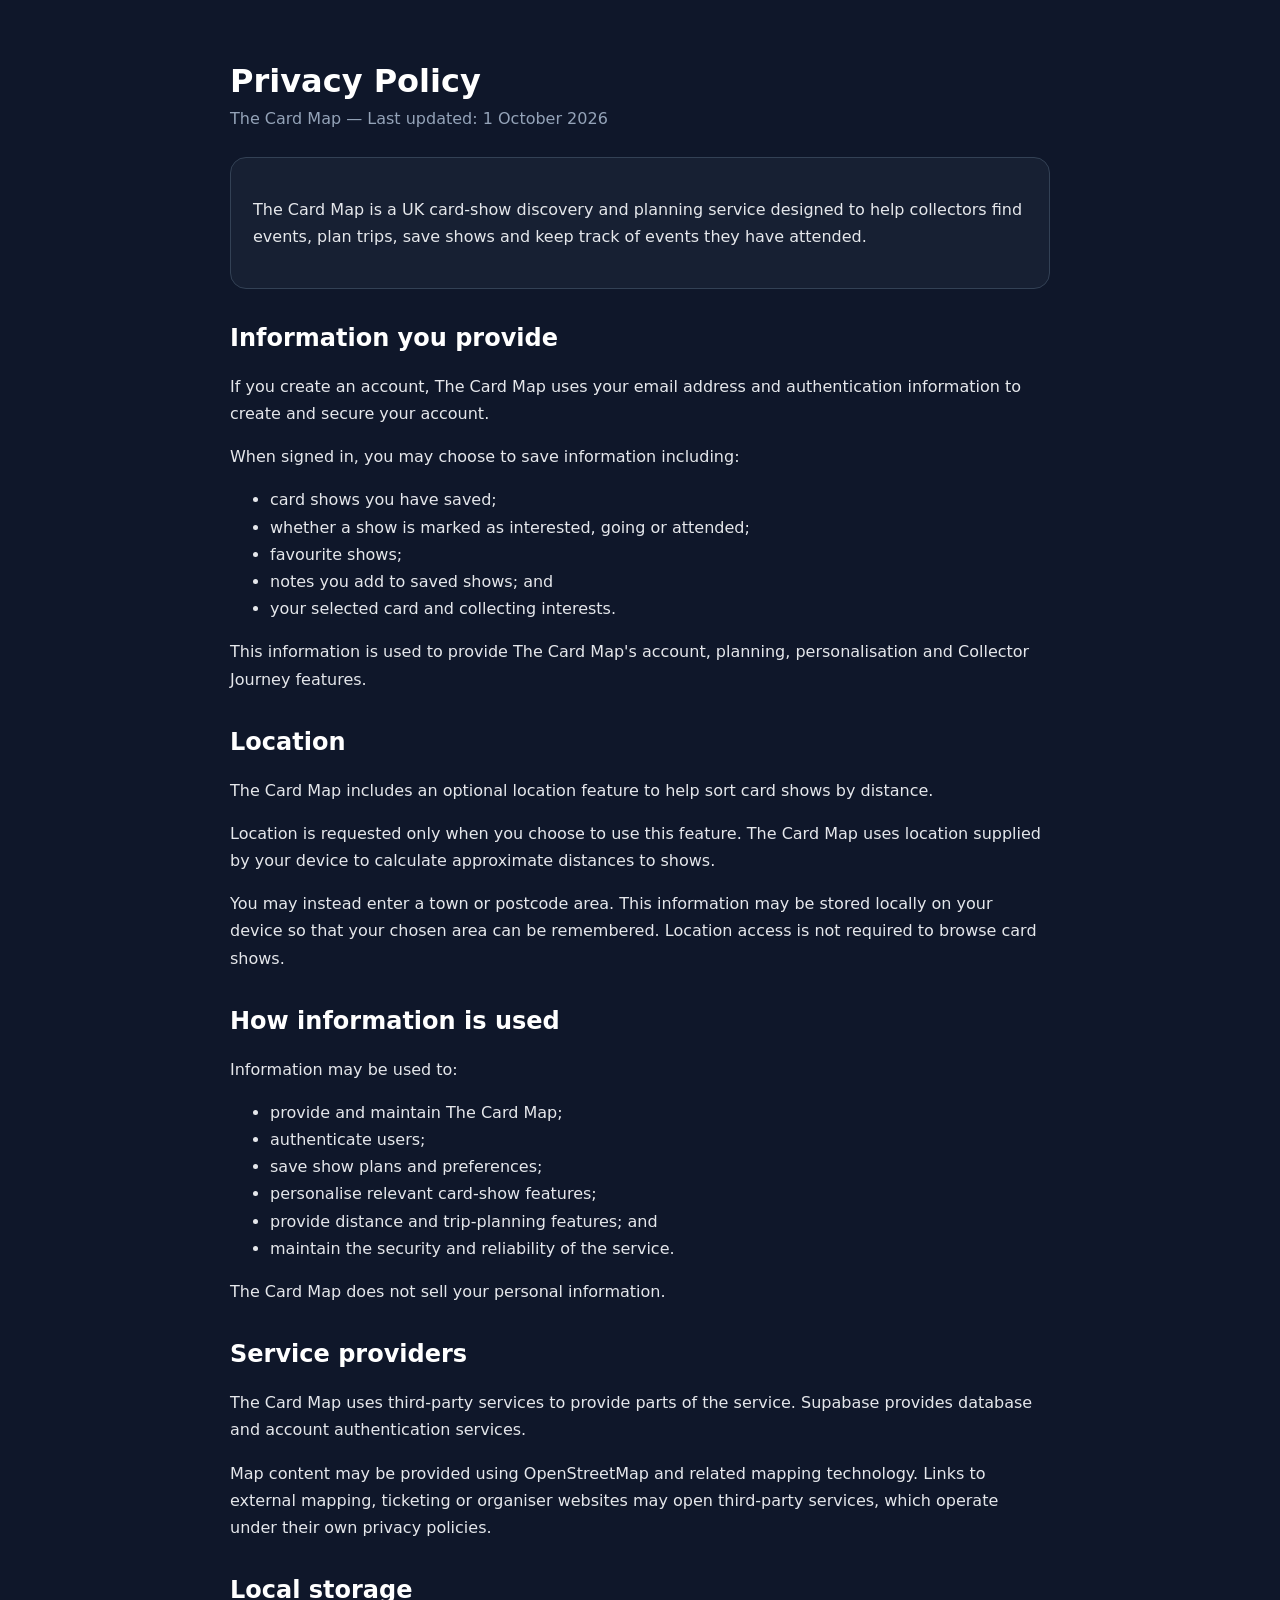
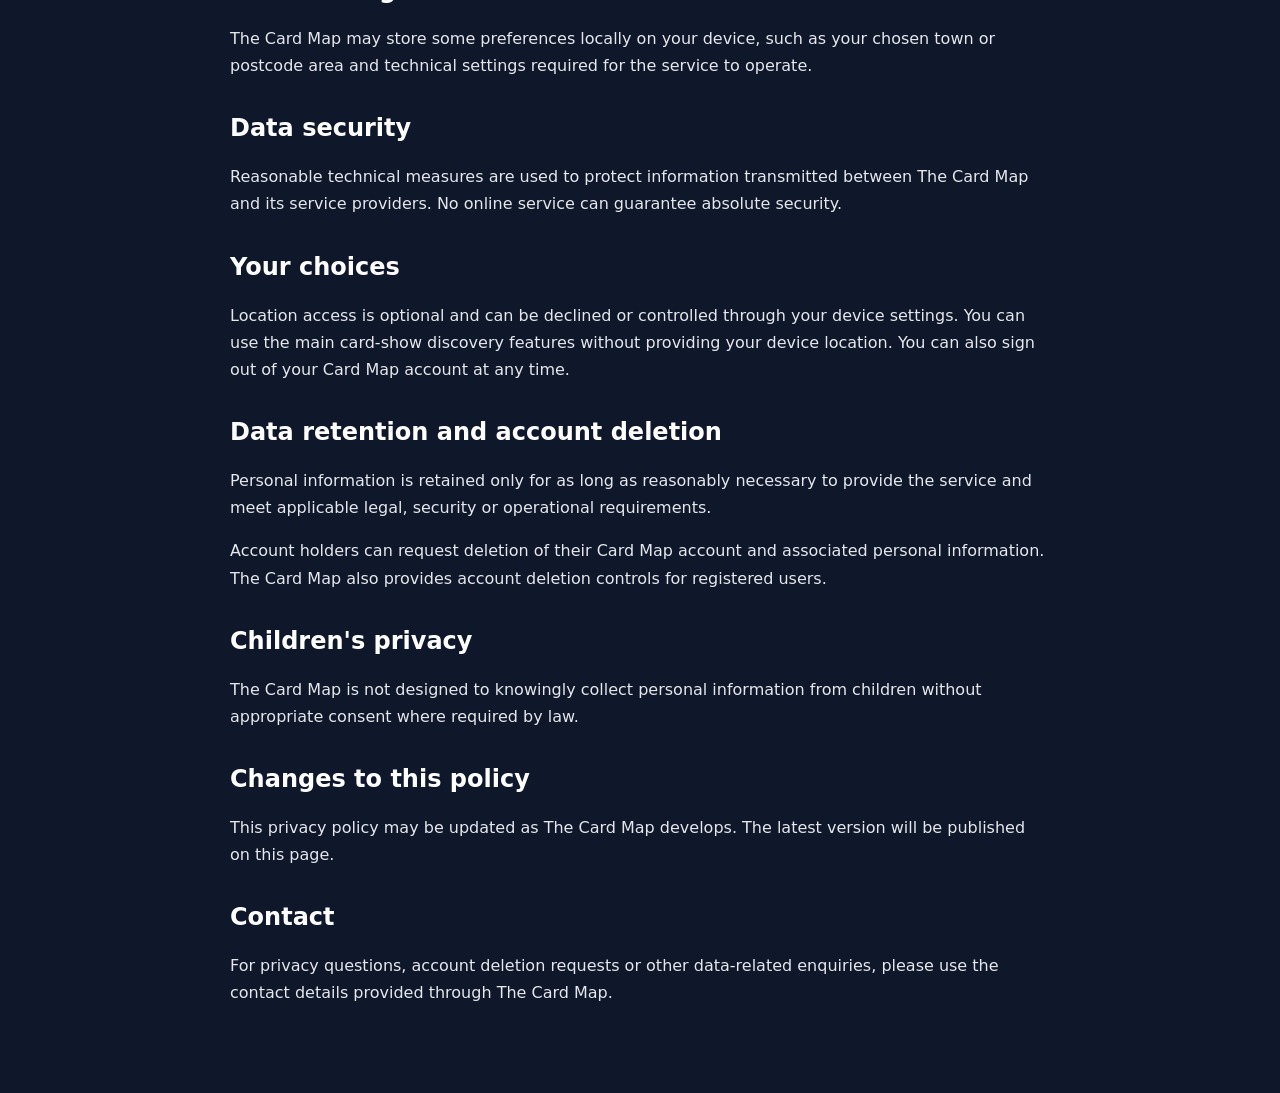
<file: privacy/index.html>
<!doctype html>
<html lang="en-GB">
<head>
  <meta charset="utf-8">
  <meta name="viewport" content="width=device-width, initial-scale=1">
  <title>Privacy Policy | The Card Map</title>
  <meta name="description" content="Privacy Policy for The Card Map">
  <style>
    body {
      margin: 0;
      background: #0f172a;
      color: #e5e7eb;
      font-family: system-ui, -apple-system, BlinkMacSystemFont, "Segoe UI", sans-serif;
      line-height: 1.7;
    }
    main {
      max-width: 820px;
      margin: 0 auto;
      padding: 40px 22px 70px;
    }
    h1, h2 {
      color: #ffffff;
      line-height: 1.25;
    }
    h1 {
      margin-bottom: 4px;
    }
    h2 {
      margin-top: 34px;
    }
    a {
      color: #7dd3fc;
    }
    .updated {
      color: #94a3b8;
      margin-top: 0;
    }
    .card {
      background: #172033;
      border: 1px solid #334155;
      border-radius: 16px;
      padding: 22px;
      margin-top: 24px;
    }
  </style>
</head>

<body>
<main>
  <h1>Privacy Policy</h1>
  <p class="updated">The Card Map — Last updated: 1 October 2026</p>

  <div class="card">
    <p>
      The Card Map is a UK card-show discovery and planning service designed
      to help collectors find events, plan trips, save shows and keep track
      of events they have attended.
    </p>
  </div>

  <h2>Information you provide</h2>
  <p>
    If you create an account, The Card Map uses your email address and
    authentication information to create and secure your account.
  </p>

  <p>When signed in, you may choose to save information including:</p>
  <ul>
    <li>card shows you have saved;</li>
    <li>whether a show is marked as interested, going or attended;</li>
    <li>favourite shows;</li>
    <li>notes you add to saved shows; and</li>
    <li>your selected card and collecting interests.</li>
  </ul>

  <p>
    This information is used to provide The Card Map's account, planning,
    personalisation and Collector Journey features.
  </p>

  <h2>Location</h2>
  <p>
    The Card Map includes an optional location feature to help sort card
    shows by distance.
  </p>

  <p>
    Location is requested only when you choose to use this feature. The Card
    Map uses location supplied by your device to calculate approximate
    distances to shows.
  </p>

  <p>
    You may instead enter a town or postcode area. This information may be
    stored locally on your device so that your chosen area can be remembered.
    Location access is not required to browse card shows.
  </p>

  <h2>How information is used</h2>
  <p>Information may be used to:</p>
  <ul>
    <li>provide and maintain The Card Map;</li>
    <li>authenticate users;</li>
    <li>save show plans and preferences;</li>
    <li>personalise relevant card-show features;</li>
    <li>provide distance and trip-planning features; and</li>
    <li>maintain the security and reliability of the service.</li>
  </ul>

  <p>The Card Map does not sell your personal information.</p>

  <h2>Service providers</h2>
  <p>
    The Card Map uses third-party services to provide parts of the service.
    Supabase provides database and account authentication services.
  </p>

  <p>
    Map content may be provided using OpenStreetMap and related mapping
    technology. Links to external mapping, ticketing or organiser websites
    may open third-party services, which operate under their own privacy
    policies.
  </p>

  <h2>Local storage</h2>
  <p>
    The Card Map may store some preferences locally on your device, such as
    your chosen town or postcode area and technical settings required for
    the service to operate.
  </p>

  <h2>Data security</h2>
  <p>
    Reasonable technical measures are used to protect information transmitted
    between The Card Map and its service providers. No online service can
    guarantee absolute security.
  </p>

  <h2>Your choices</h2>
  <p>
    Location access is optional and can be declined or controlled through
    your device settings. You can use the main card-show discovery features
    without providing your device location. You can also sign out of your
    Card Map account at any time.
  </p>

  <h2>Data retention and account deletion</h2>
  <p>
    Personal information is retained only for as long as reasonably necessary
    to provide the service and meet applicable legal, security or operational
    requirements.
  </p>

  <p>
    Account holders can request deletion of their Card Map account and
    associated personal information. The Card Map also provides account
    deletion controls for registered users.
  </p>

  <h2>Children's privacy</h2>
  <p>
    The Card Map is not designed to knowingly collect personal information
    from children without appropriate consent where required by law.
  </p>

  <h2>Changes to this policy</h2>
  <p>
    This privacy policy may be updated as The Card Map develops. The latest
    version will be published on this page.
  </p>

  <h2>Contact</h2>
  <p>
    For privacy questions, account deletion requests or other data-related
    enquiries, please use the contact details provided through The Card Map.
  </p>

</main>
</body>
</html>
</file>
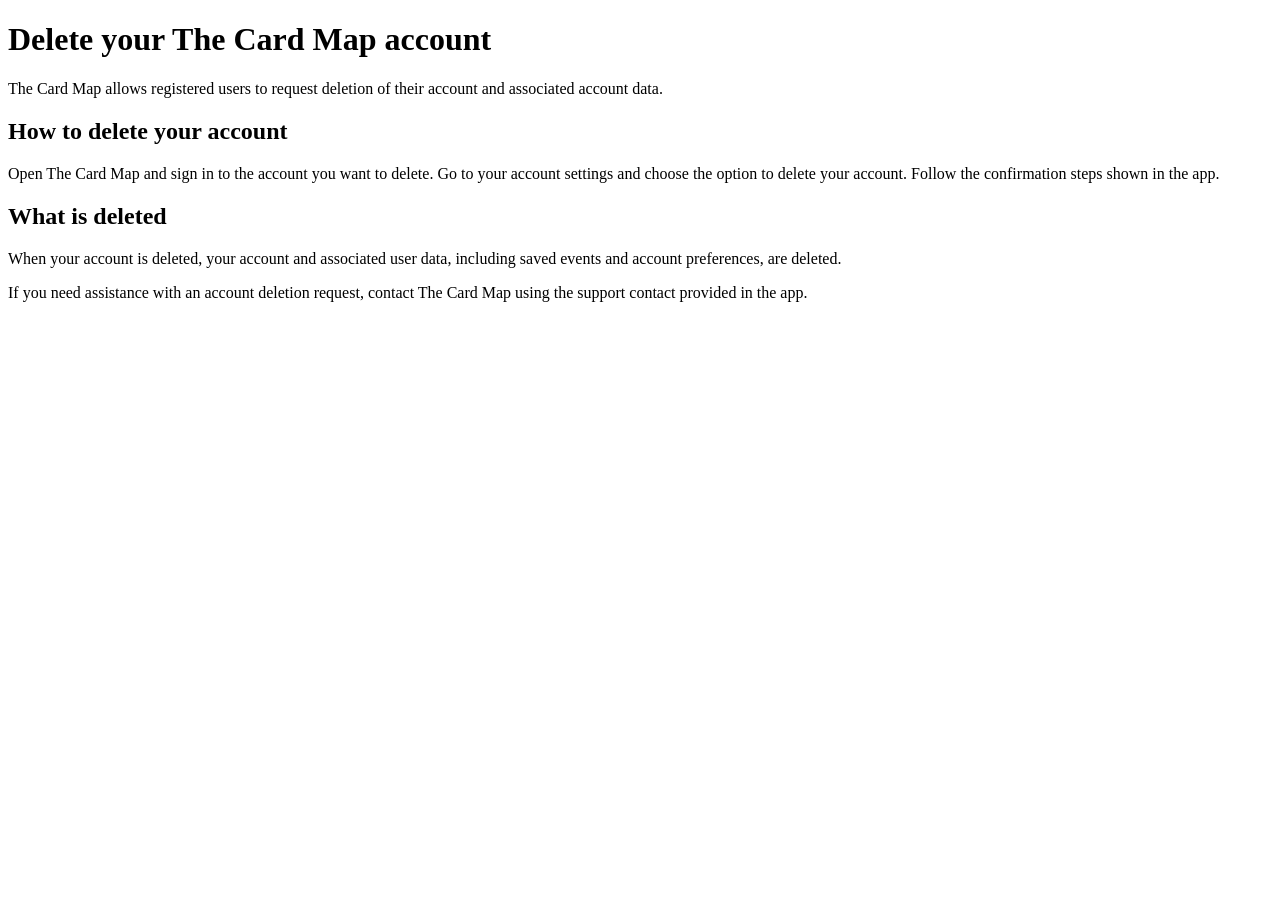
<file: delete-account.html>
<!DOCTYPE html>
<html lang="en">
<head>
  <meta charset="UTF-8">
  <meta name="viewport" content="width=device-width, initial-scale=1.0">
  <title>Delete Your Account | The Card Map</title>
</head>
<body>
  <main>
    <h1>Delete your The Card Map account</h1>

    <p>
      The Card Map allows registered users to request deletion of their
      account and associated account data.
    </p>

    <h2>How to delete your account</h2>

    <p>
      Open The Card Map and sign in to the account you want to delete.
      Go to your account settings and choose the option to delete your
      account. Follow the confirmation steps shown in the app.
    </p>

    <h2>What is deleted</h2>

    <p>
      When your account is deleted, your account and associated user data,
      including saved events and account preferences, are deleted.
    </p>

    <p>
      If you need assistance with an account deletion request, contact
      The Card Map using the support contact provided in the app.
    </p>
  </main>
</body>
</html>
</file>
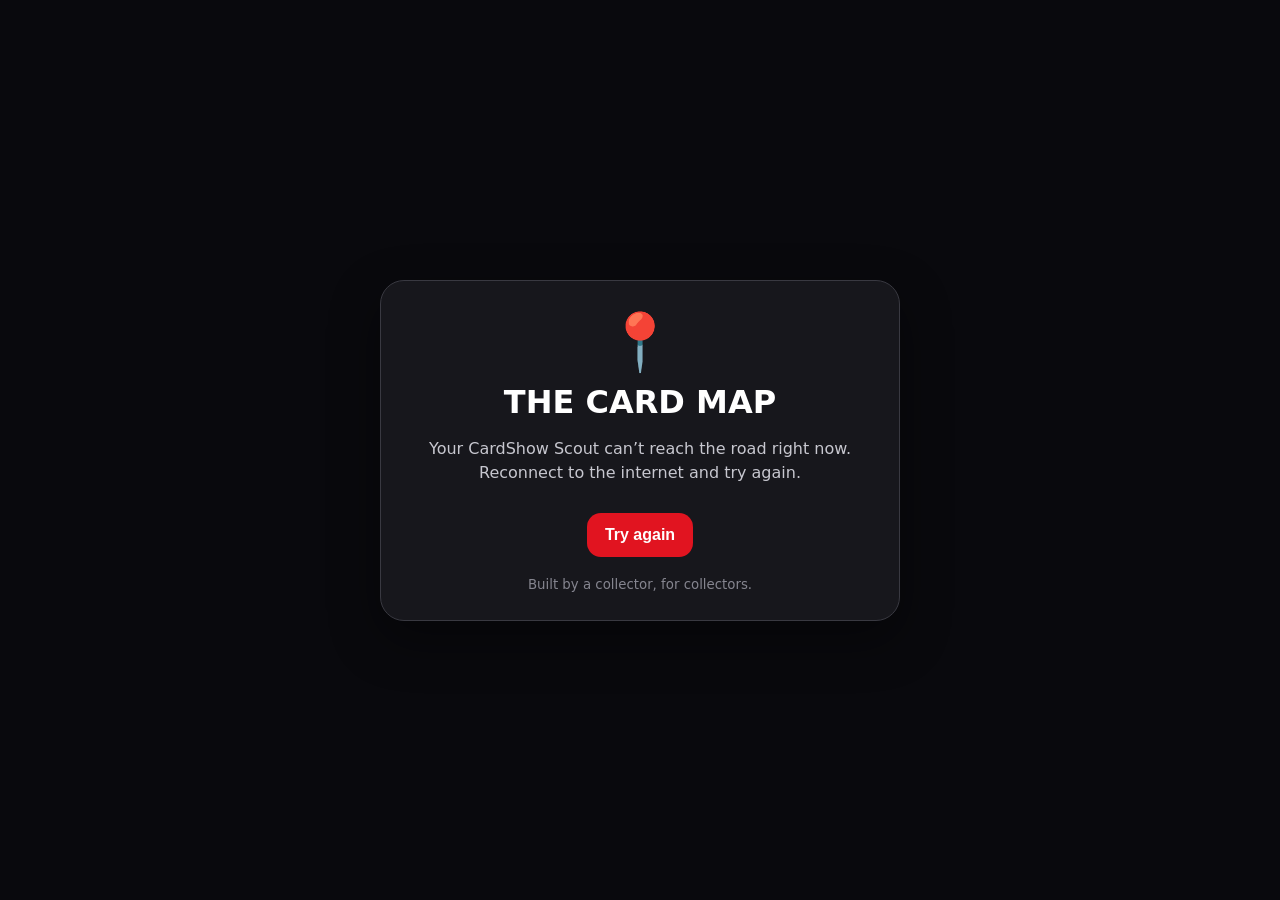
<file: offline.html>
<!doctype html>
<html lang="en">
<head>
  <meta charset="utf-8">
  <meta name="viewport" content="width=device-width,initial-scale=1">
  <meta name="theme-color" content="#09090d">
  <title>THE CARD MAP — Offline</title>
  <style>
    :root{color-scheme:dark}
    *{box-sizing:border-box}
    body{margin:0;min-height:100vh;display:grid;place-items:center;background:#09090d;color:#fff;font-family:system-ui,-apple-system,Segoe UI,Roboto,sans-serif;padding:24px}
    main{width:min(520px,100%);padding:28px;border:1px solid #393941;border-radius:24px;background:#17171c;text-align:center;box-shadow:0 18px 50px rgba(0,0,0,.4)}
    .pin{font-size:56px}
    h1{margin:8px 0 4px;font-size:2rem}
    p{color:#c7c7cf;line-height:1.5}
    button{margin-top:12px;border:0;border-radius:14px;padding:13px 18px;font-weight:800;background:#e11420;color:#fff;font-size:1rem}
    small{display:block;margin-top:20px;color:#85858f}
  </style>
</head>
<body>
  <main>
    <div class="pin">📍</div>
    <h1>THE CARD MAP</h1>
    <p>Your CardShow Scout can’t reach the road right now. Reconnect to the internet and try again.</p>
    <button onclick="location.reload()">Try again</button>
    <small>Built by a collector, for collectors.</small>
  </main>
</body>
</html>
</file>
